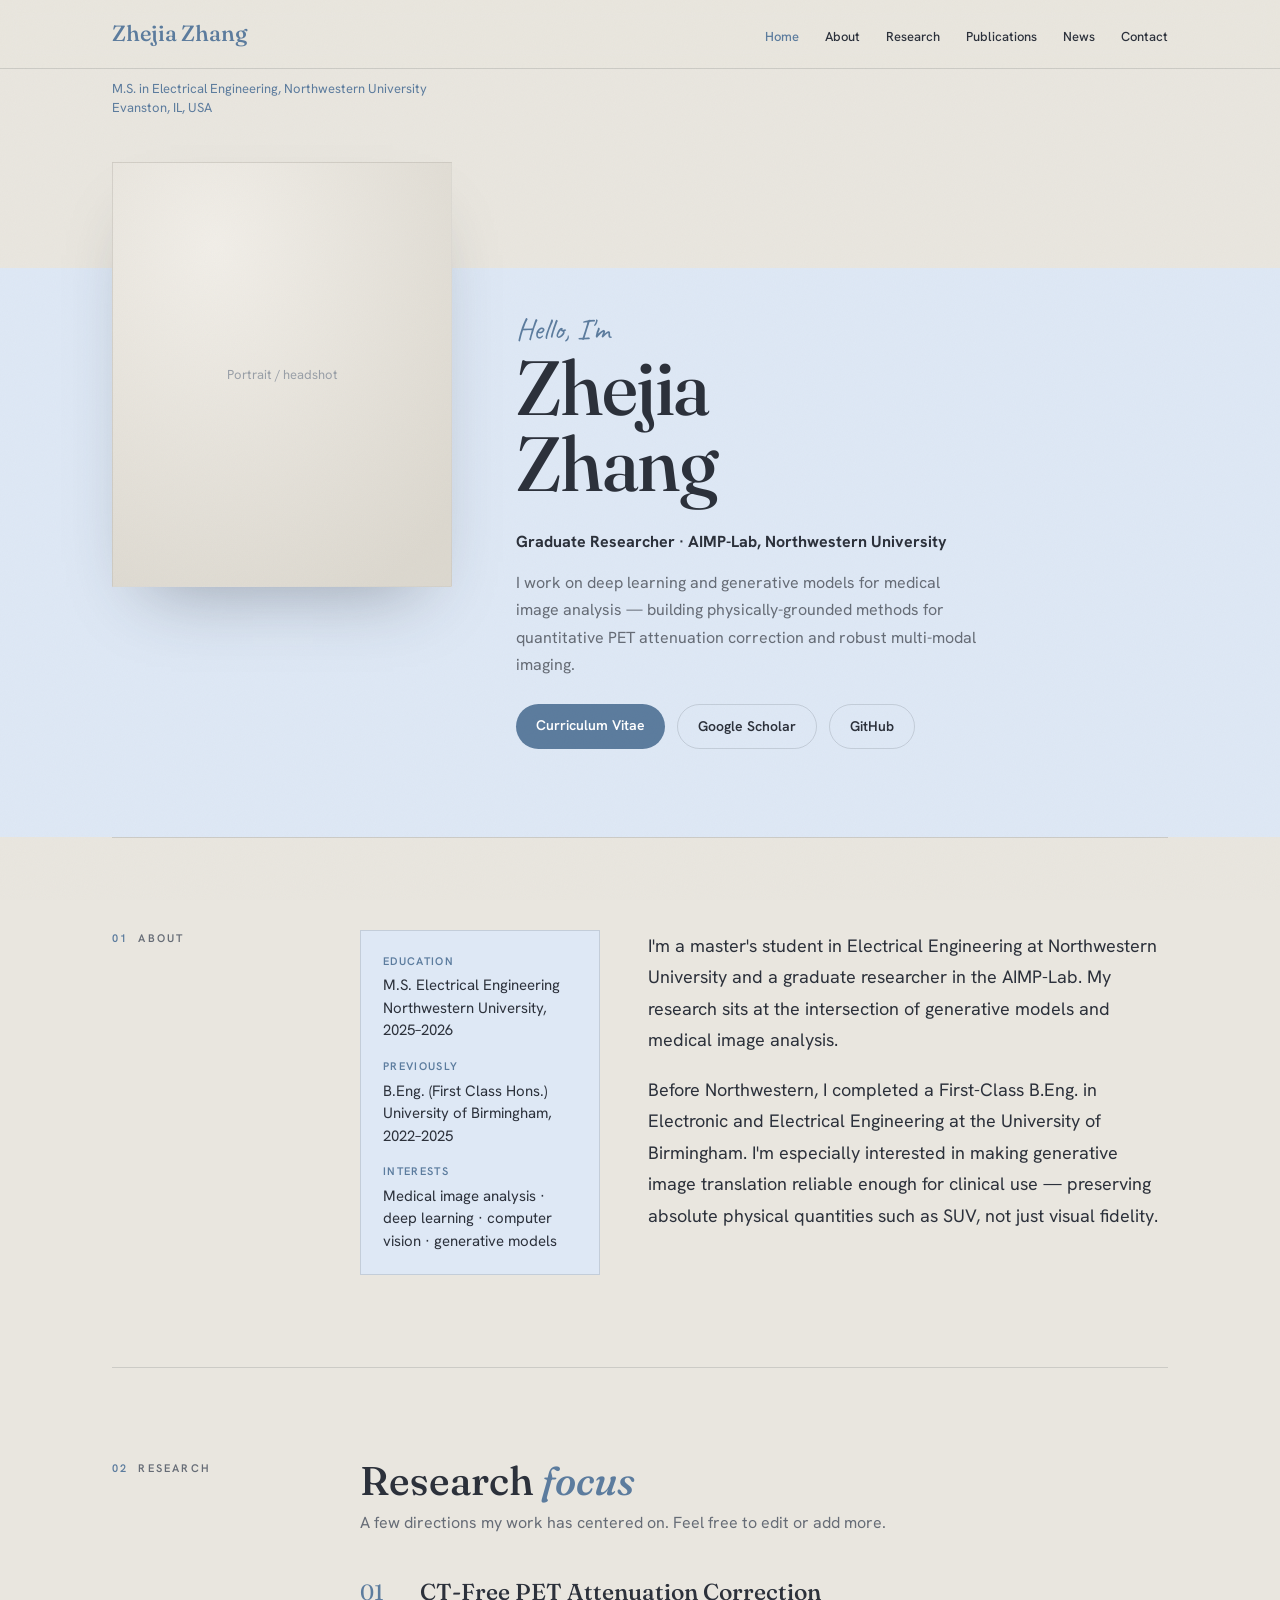
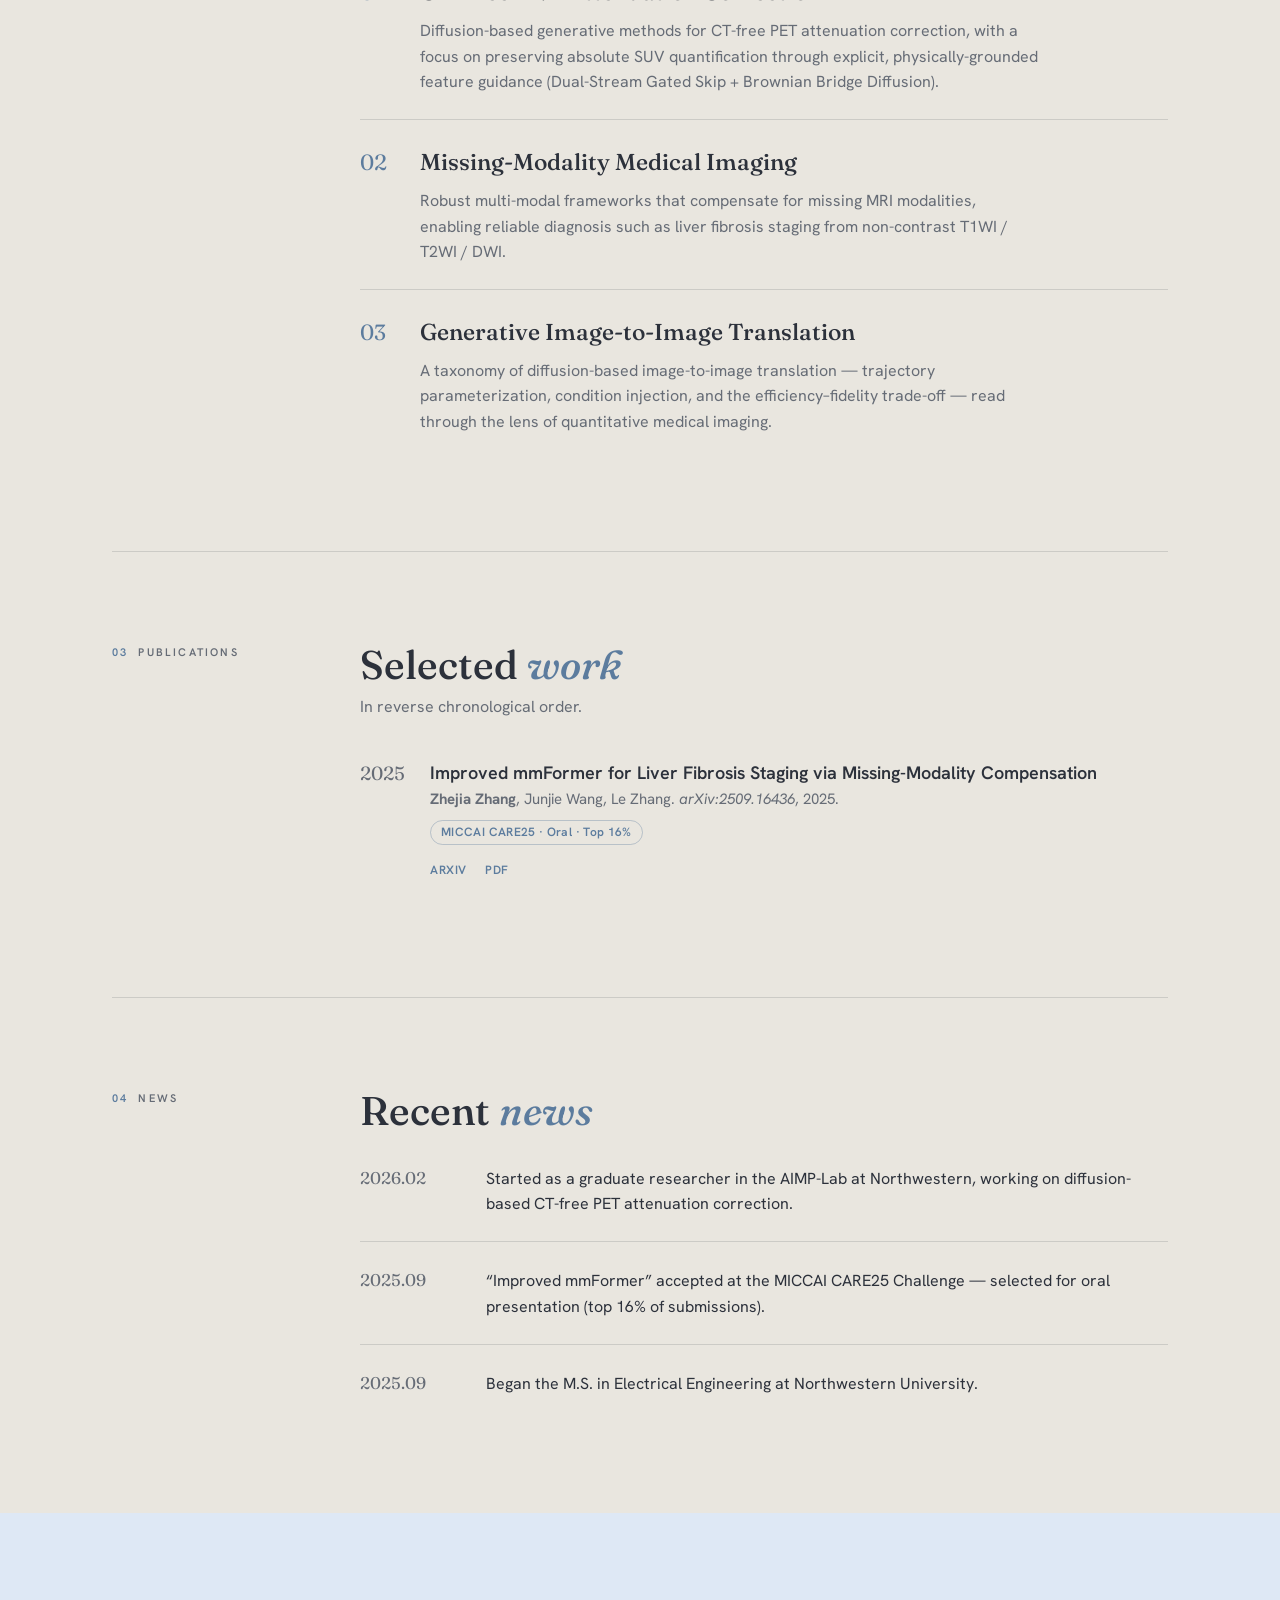
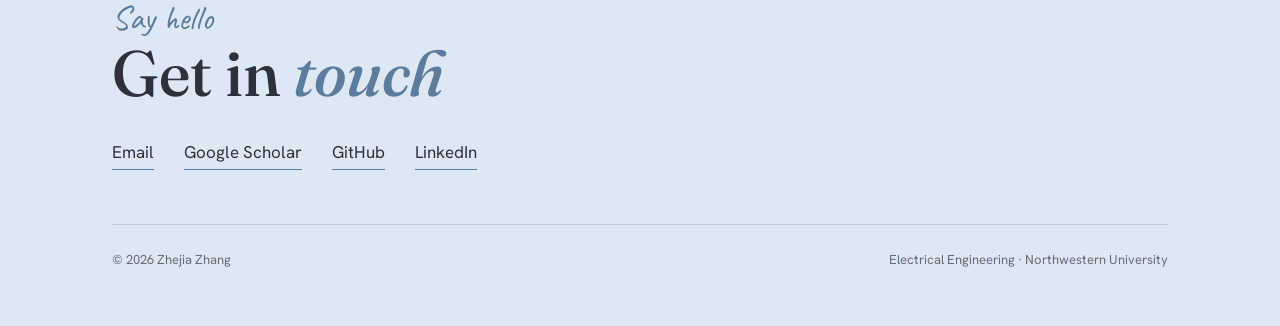
<file: index (1).html>
<!--
  ============================================================
  Zhejia Zhang — Personal Academic Homepage
  ------------------------------------------------------------
  EDIT NOTES
  · Content is filled from your CV. Tweak any wording freely.
  · CV button links to "CV.pdf" — upload your PDF to the same
    repo, renamed CV.pdf (or change the href below).
  · Photo: replace the .portrait placeholder text with
    <img src="me.jpg" alt="Zhejia Zhang" style="width:100%;height:100%;object-fit:cover;display:block;">
  · LinkedIn link is still a placeholder (href="#") — fill it in.
  · To change colors: edit --panel and --accent in :root.
  ============================================================
-->
<!DOCTYPE html>
<html lang="en">
<head>
<meta charset="UTF-8" />
<meta name="viewport" content="width=device-width, initial-scale=1.0" />
<title>Zhejia Zhang · Academic Homepage</title>
<link rel="preconnect" href="https://fonts.googleapis.com">
<link rel="preconnect" href="https://fonts.gstatic.com" crossorigin>
<link href="https://fonts.googleapis.com/css2?family=Fraunces:ital,opsz,wght@0,9..144,400..600;1,9..144,400..500&family=Hanken+Grotesk:wght@400;500;600;700&family=Caveat:wght@500;600&display=swap" rel="stylesheet">
<style>
  :root{
    --bg:        #E9E6DF;
    --bg-2:      #F1EEE8;
    --panel:     #DEE8F5;
    --panel-dp:  #D2E0F1;
    --ink:       #2C313B;
    --ink-soft:  #666C76;
    --ink-faint: #9AA0A8;
    --accent:    #5C7C9E;
    --accent-dp: #41566E;
    --line:      rgba(44,49,59,0.15);
    --maxw:      1120px;
    --ease:      cubic-bezier(0.16,1,0.3,1);
  }
  *{ margin:0; padding:0; box-sizing:border-box; }
  html{ scroll-behavior:smooth; -webkit-font-smoothing:antialiased; text-rendering:optimizeLegibility; }
  body{ font-family:"Hanken Grotesk",-apple-system,sans-serif; background:var(--bg); color:var(--ink); line-height:1.62; font-size:16px; }
  body::after{ content:""; position:fixed; inset:0; z-index:9999; pointer-events:none; opacity:0.035; mix-blend-mode:multiply;
    background-image:url("data:image/svg+xml,%3Csvg xmlns='http://www.w3.org/2000/svg' width='120' height='120'%3E%3Cfilter id='n'%3E%3CfeTurbulence type='fractalNoise' baseFrequency='0.9' numOctaves='2'/%3E%3C/filter%3E%3Crect width='100%25' height='100%25' filter='url(%23n)'/%3E%3C/svg%3E"); }
  .serif{ font-family:"Fraunces",serif; }
  .script{ font-family:"Caveat",cursive; }

  .label{ font-size:11px; font-weight:600; letter-spacing:0.2em; text-transform:uppercase; color:var(--ink-soft); }
  .label .n{ color:var(--accent); margin-right:10px; }

  /* Masthead */
  .mast{ position:sticky; top:0; z-index:100; background:color-mix(in srgb,var(--bg) 88%,transparent); backdrop-filter:blur(10px); border-bottom:1px solid var(--line); }
  .mast-in{ max-width:var(--maxw); margin:0 auto; padding:16px 32px; display:flex; align-items:baseline; justify-content:space-between; gap:24px; }
  .mast-name{ font-size:22px; font-weight:500; color:var(--accent); letter-spacing:-0.01em; }
  .mast-nav{ display:flex; gap:26px; flex-wrap:wrap; }
  .mast-nav a{ color:var(--ink); text-decoration:none; font-size:13px; font-weight:500; position:relative; transition:color .25s var(--ease); }
  .mast-nav a.active{ color:var(--accent); }
  .mast-nav a::after{ content:""; position:absolute; left:0; bottom:-3px; width:0; height:1px; background:var(--accent); transition:width .3s var(--ease); }
  .mast-nav a:hover{ color:var(--accent); } .mast-nav a:hover::after{ width:100%; }
  .subbar{ max-width:var(--maxw); margin:0 auto; padding:10px 32px 0; }
  .subbar .dept{ font-size:13px; color:var(--accent); line-height:1.5; }
  @media (max-width:760px){ .mast-in{flex-direction:column; align-items:flex-start; gap:12px;} .mast-nav{gap:16px;} }

  /* Hero */
  .hero{ --band:150px; background:linear-gradient(to bottom, var(--bg) 0, var(--bg) var(--band), var(--panel) var(--band), var(--panel) 100%); }
  .hero-in{ max-width:var(--maxw); margin:0 auto; padding:0 32px 88px; display:grid; grid-template-columns:340px 1fr; gap:64px; }
  .portrait-col{ margin-top:44px; }
  .portrait{ width:100%; aspect-ratio:4/5; overflow:hidden; background:radial-gradient(120% 120% at 30% 20%, var(--bg-2), #dcd8cf 78%); border:1px solid rgba(0,0,0,0.06); box-shadow:0 34px 70px -34px rgba(44,49,59,0.4); display:flex; align-items:center; justify-content:center; color:var(--ink-faint); font-size:13px; text-align:center; }
  .text-col{ padding-top:196px; }
  .hero .hi{ font-size:30px; color:var(--accent); line-height:1; margin-bottom:6px; }
  .hero h1{ font-family:"Fraunces",serif; font-weight:500; font-size:clamp(40px,6vw,78px); line-height:1.0; letter-spacing:-0.02em; color:var(--ink); }
  .hero .affil{ margin-top:26px; font-size:16px; font-weight:700; color:var(--ink); }
  .hero .lede{ margin-top:14px; font-size:16px; color:var(--ink-soft); max-width:460px; line-height:1.7; }
  .hero .links{ margin-top:26px; display:flex; gap:12px; flex-wrap:wrap; }
  .btn{ display:inline-block; padding:10px 20px; border-radius:980px; font-size:14px; font-weight:600; text-decoration:none; transition:transform .3s var(--ease), background .3s var(--ease), color .3s var(--ease); }
  .btn-solid{ background:var(--accent); color:#fff; } .btn-solid:hover{ background:var(--accent-dp); transform:translateY(-2px); }
  .btn-line{ color:var(--ink); border:1px solid var(--line); } .btn-line:hover{ border-color:var(--accent); color:var(--accent); transform:translateY(-2px); }
  @media (max-width:860px){
    .hero{ background:var(--panel); }
    .hero-in{ grid-template-columns:1fr; gap:30px; padding-top:40px; padding-bottom:60px; }
    .portrait-col{ margin-top:0; max-width:280px; } .text-col{ padding-top:0; }
  }

  /* Sections */
  .wrap{ max-width:var(--maxw); margin:0 auto; padding:0 32px; }
  section{ padding:92px 0; border-top:1px solid var(--line); }
  .grid{ display:grid; grid-template-columns:minmax(150px,200px) 1fr; gap:48px; }
  @media (max-width:780px){ .grid{ grid-template-columns:1fr; gap:16px; } }
  .sec-title{ font-family:"Fraunces",serif; font-weight:500; font-size:clamp(28px,3.6vw,40px); line-height:1.05; color:var(--ink); margin-bottom:8px; }
  .sec-title .it{ font-style:italic; color:var(--accent); }
  .sec-lede{ color:var(--ink-soft); max-width:560px; }
  .ph{ color:var(--ink-soft); }

  .about-grid{ display:grid; grid-template-columns:240px 1fr; gap:48px; align-items:start; }
  @media (max-width:680px){ .about-grid{ grid-template-columns:1fr; gap:28px; } }
  .about-grid .mini{ width:100%; background:var(--panel); border:1px solid var(--line); padding:22px; }
  .about-grid .mini .k{ font-size:11px; font-weight:600; letter-spacing:0.12em; text-transform:uppercase; color:var(--accent); }
  .about-grid .mini .v{ font-size:15px; color:var(--ink); margin:4px 0 16px; line-height:1.5; }
  .about-grid .mini .v:last-child{ margin-bottom:0; }
  .prose p{ font-size:18px; line-height:1.75; margin-bottom:18px; max-width:600px; } .prose p:last-child{ margin-bottom:0; }

  .rows .row{ display:grid; gap:6px; padding:24px 0; border-top:1px solid var(--line); transition:padding-left .35s var(--ease); }
  .rows .row:first-child{ border-top:none; padding-top:0; }
  .rows .row:hover{ padding-left:12px; }
  .focus{ grid-template-columns:54px 1fr; align-items:baseline; }
  .focus .idx{ font-family:"Fraunces",serif; font-size:22px; color:var(--accent); }
  .focus h3{ font-family:"Fraunces",serif; font-weight:500; font-size:23px; color:var(--ink); }
  .focus p{ grid-column:2; color:var(--ink-soft); max-width:620px; }
  @media (max-width:520px){ .focus{ grid-template-columns:1fr; } .focus p{ grid-column:1; } }

  .pub{ grid-template-columns:64px 1fr; }
  .pub .yr{ font-family:"Fraunces",serif; font-size:19px; color:var(--ink-soft); }
  .pub > div:nth-child(2){ grid-column:2; }
  .pub .t{ font-size:18px; font-weight:600; color:var(--ink); }
  .pub .m{ color:var(--ink-soft); font-size:15px; } .pub .m .it{ font-style:italic; }
  .pub .badge{ display:inline-block; margin-top:8px; font-size:12px; font-weight:600; letter-spacing:0.03em; color:var(--accent); border:1px solid color-mix(in srgb,var(--accent) 35%,transparent); padding:2px 10px; border-radius:980px; }
  .pub .lk{ grid-column:2; margin-top:10px; display:flex; gap:18px; }
  .pub .lk a{ font-size:12px; font-weight:600; letter-spacing:0.05em; text-transform:uppercase; color:var(--accent); text-decoration:none; }
  .pub .lk a:hover{ text-decoration:underline; text-underline-offset:3px; }
  @media (max-width:520px){ .pub{ grid-template-columns:1fr; } .pub>div:nth-child(2),.pub .lk{ grid-column:1; } }

  .news{ grid-template-columns:120px 1fr; align-items:baseline; }
  .news .d{ font-family:"Fraunces",serif; font-size:17px; color:var(--ink-soft); }
  @media (max-width:520px){ .news{ grid-template-columns:1fr; } }

  /* Contact */
  footer{ background:var(--panel); margin-top:0; padding:88px 0 56px; }
  .foot-in{ max-width:var(--maxw); margin:0 auto; padding:0 32px; }
  footer .hi{ font-family:"Caveat",cursive; font-size:34px; color:var(--accent); line-height:1; }
  footer h2{ font-family:"Fraunces",serif; font-weight:500; font-size:clamp(38px,6vw,64px); line-height:1; color:var(--ink); margin:6px 0 34px; }
  footer h2 .it{ font-style:italic; color:var(--accent); }
  .foot-links{ display:flex; gap:30px; flex-wrap:wrap; margin-bottom:54px; }
  .foot-links a{ color:var(--ink); text-decoration:none; font-size:17px; border-bottom:1px solid var(--accent); padding-bottom:2px; transition:color .25s var(--ease); }
  .foot-links a:hover{ color:var(--accent); }
  .foot-meta{ display:flex; justify-content:space-between; gap:16px; flex-wrap:wrap; padding-top:24px; border-top:1px solid var(--line); font-size:13px; color:var(--ink-soft); }

  .reveal{ opacity:0; transform:translateY(20px); transition:opacity .9s var(--ease), transform .9s var(--ease); }
  .reveal.in{ opacity:1; transform:none; }
  @media (prefers-reduced-motion:reduce){ .reveal{opacity:1;transform:none;} html{scroll-behavior:auto;} }
</style>
</head>
<body>

  <!-- ===== Masthead ===== -->
  <div class="mast">
    <div class="mast-in">
      <div class="mast-name serif">Zhejia Zhang</div>
      <nav class="mast-nav">
        <a href="#home" class="active">Home</a>
        <a href="#about">About</a>
        <a href="#research">Research</a>
        <a href="#publications">Publications</a>
        <a href="#news">News</a>
        <a href="#contact">Contact</a>
      </nav>
    </div>
  </div>
  <div class="subbar">
    <div class="dept">M.S. in Electrical Engineering, Northwestern University<br>Evanston, IL, USA</div>
  </div>

  <!-- ===== Hero ===== -->
  <div class="hero" id="home">
    <div class="hero-in">
      <div class="portrait-col reveal">
        <div class="portrait">Portrait / headshot</div>
      </div>
      <div class="text-col reveal">
        <div class="hi script">Hello, I'm</div>
        <h1>Zhejia<br>Zhang</h1>
        <div class="affil">Graduate Researcher · AIMP-Lab, Northwestern University</div>
        <p class="lede">I work on deep learning and generative models for medical image analysis — building physically-grounded methods for quantitative PET attenuation correction and robust multi-modal imaging.</p>
        <div class="links">
          <a class="btn btn-solid" href="CV.pdf">Curriculum Vitae</a>
          <a class="btn btn-line" href="https://scholar.google.com/citations?user=pd7WZh8AAAAJ">Google Scholar</a>
          <a class="btn btn-line" href="https://github.com/zhangzhejia2002-lgtm">GitHub</a>
        </div>
      </div>
    </div>
  </div>

  <div class="wrap">

    <!-- ===== About ===== -->
    <section id="about" class="reveal">
      <div class="grid">
        <div class="label"><span class="n">01</span>About</div>
        <div class="about-grid">
          <div class="mini">
            <div class="k">Education</div>
            <div class="v">M.S. Electrical Engineering<br>Northwestern University, 2025–2026</div>
            <div class="k">Previously</div>
            <div class="v">B.Eng. (First Class Hons.)<br>University of Birmingham, 2022–2025</div>
            <div class="k">Interests</div>
            <div class="v">Medical image analysis · deep learning · computer vision · generative models</div>
          </div>
          <div class="prose">
            <p>I'm a master's student in Electrical Engineering at Northwestern University and a graduate researcher in the AIMP-Lab. My research sits at the intersection of generative models and medical image analysis.</p>
            <p>Before Northwestern, I completed a First-Class B.Eng. in Electronic and Electrical Engineering at the University of Birmingham. I'm especially interested in making generative image translation reliable enough for clinical use — preserving absolute physical quantities such as SUV, not just visual fidelity.</p>
          </div>
        </div>
      </div>
    </section>

    <!-- ===== Research ===== -->
    <section id="research" class="reveal">
      <div class="grid">
        <div class="label"><span class="n">02</span>Research</div>
        <div>
          <h2 class="sec-title">Research <span class="it">focus</span></h2>
          <p class="sec-lede" style="margin-bottom:38px;">A few directions my work has centered on. Feel free to edit or add more.</p>
          <div class="rows">
            <div class="row focus">
              <div class="idx">01</div><h3>CT-Free PET Attenuation Correction</h3>
              <p>Diffusion-based generative methods for CT-free PET attenuation correction, with a focus on preserving absolute SUV quantification through explicit, physically-grounded feature guidance (Dual-Stream Gated Skip + Brownian Bridge Diffusion).</p>
            </div>
            <div class="row focus">
              <div class="idx">02</div><h3>Missing-Modality Medical Imaging</h3>
              <p>Robust multi-modal frameworks that compensate for missing MRI modalities, enabling reliable diagnosis such as liver fibrosis staging from non-contrast T1WI / T2WI / DWI.</p>
            </div>
            <div class="row focus">
              <div class="idx">03</div><h3>Generative Image-to-Image Translation</h3>
              <p>A taxonomy of diffusion-based image-to-image translation — trajectory parameterization, condition injection, and the efficiency–fidelity trade-off — read through the lens of quantitative medical imaging.</p>
            </div>
          </div>
        </div>
      </div>
    </section>

    <!-- ===== Publications ===== -->
    <section id="publications" class="reveal">
      <div class="grid">
        <div class="label"><span class="n">03</span>Publications</div>
        <div>
          <h2 class="sec-title">Selected <span class="it">work</span></h2>
          <p class="sec-lede" style="margin-bottom:38px;">In reverse chronological order.</p>
          <div class="rows">
            <div class="row pub">
              <div class="yr">2025</div>
              <div>
                <div class="t">Improved mmFormer for Liver Fibrosis Staging via Missing-Modality Compensation</div>
                <div class="m"><strong>Zhejia Zhang</strong>, Junjie Wang, Le Zhang. <span class="it">arXiv:2509.16436</span>, 2025.</div>
                <span class="badge">MICCAI CARE25 · Oral · Top 16%</span>
              </div>
              <div class="lk"><a href="https://arxiv.org/abs/2509.16436">arXiv</a><a href="https://arxiv.org/pdf/2509.16436">PDF</a></div>
            </div>
          </div>
        </div>
      </div>
    </section>

    <!-- ===== News ===== -->
    <section id="news" class="reveal">
      <div class="grid">
        <div class="label"><span class="n">04</span>News</div>
        <div>
          <h2 class="sec-title">Recent <span class="it">news</span></h2>
          <div class="rows" style="margin-top:32px;">
            <div class="row news"><div class="d">2026.02</div><div>Started as a graduate researcher in the AIMP-Lab at Northwestern, working on diffusion-based CT-free PET attenuation correction.</div></div>
            <div class="row news"><div class="d">2025.09</div><div>“Improved mmFormer” accepted at the MICCAI CARE25 Challenge — selected for oral presentation (top 16% of submissions).</div></div>
            <div class="row news"><div class="d">2025.09</div><div>Began the M.S. in Electrical Engineering at Northwestern University.</div></div>
          </div>
        </div>
      </div>
    </section>

  </div>

  <!-- ===== Contact / footer ===== -->
  <footer id="contact" class="reveal">
    <div class="foot-in">
      <div class="hi script">Say hello</div>
      <h2>Get in <span class="it">touch</span></h2>
      <div class="foot-links">
        <a href="mailto:zhejiazhang2026@u.northwestern.edu">Email</a>
        <a href="https://scholar.google.com/citations?user=pd7WZh8AAAAJ">Google Scholar</a>
        <a href="https://github.com/zhangzhejia2002-lgtm">GitHub</a>
        <a href="#">LinkedIn</a>
      </div>
      <div class="foot-meta">
        <span>© <span id="year"></span> Zhejia Zhang</span>
        <span>Electrical Engineering · Northwestern University</span>
      </div>
    </div>
  </footer>

  <script>
    document.getElementById('year').textContent = new Date().getFullYear();
    const io = new IntersectionObserver(es=>{ es.forEach(e=>{ if(e.isIntersecting){ e.target.classList.add('in'); io.unobserve(e.target);} }); }, { threshold:0.1 });
    document.querySelectorAll('.reveal').forEach(el=>io.observe(el));
    document.querySelectorAll('.hero .reveal').forEach((el,i)=>setTimeout(()=>el.classList.add('in'),90+i*130));
  </script>
</body>
</html>
</file>
